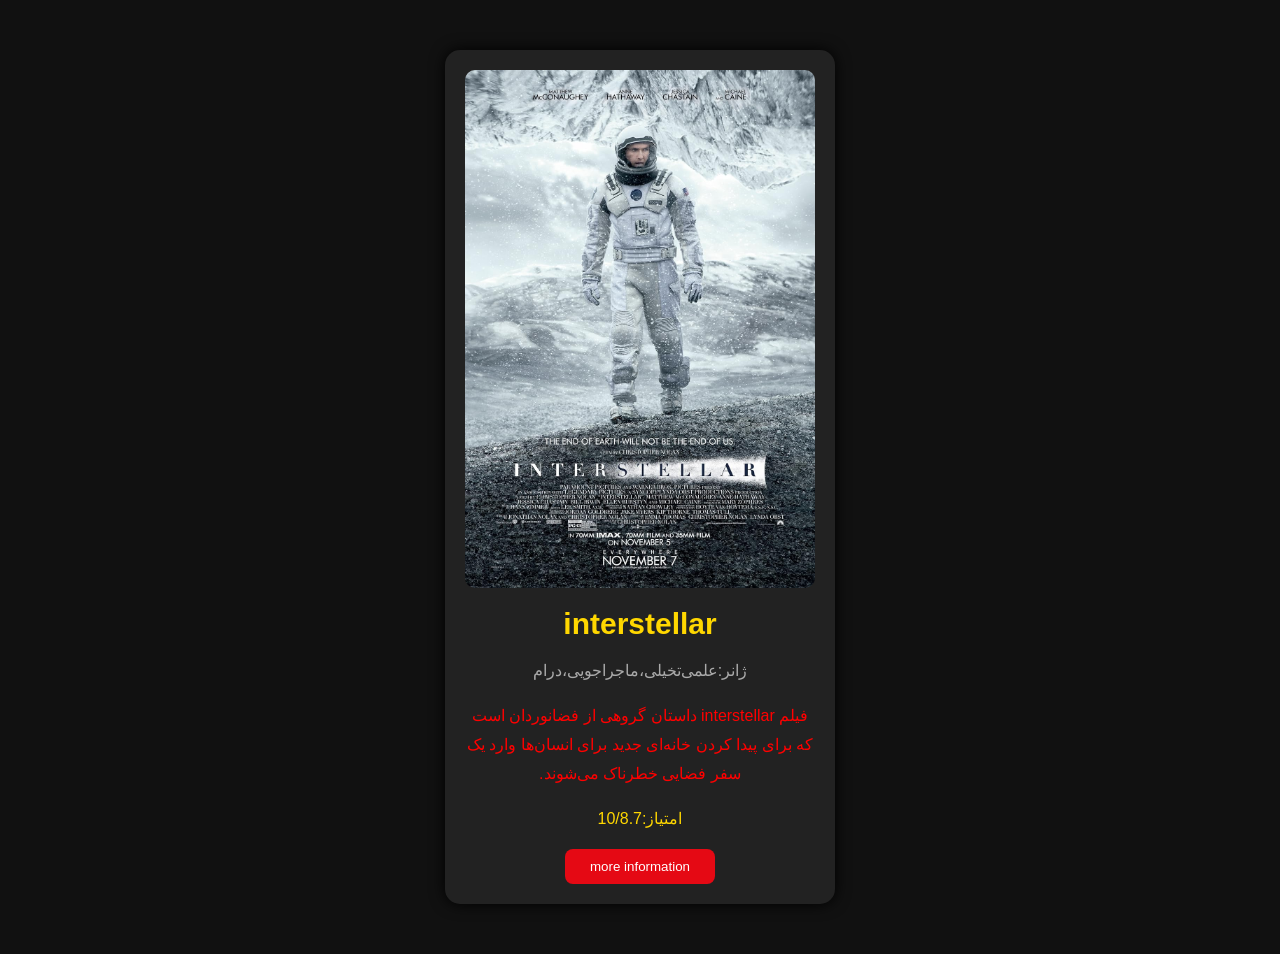
<file: index.html>
<!DOCTYPE html>
<html lang="fa">
<head>
    <meta charset="UTF-8">
    <meta name="viewport" content="width=device-width, initial-scale=1.0">
    <title>movie info</title>
    <link rel="stylesheet" href="style.css">
</head>

<body>

<div class="movie-card">

    <img src="inter.jpg" alt="پوستر فیلم">

    <h1>interstellar</h1>

    <p class="genre">ژانر:علمی‌تخیلی،ماجراجویی،درام</p>

    <p class="infoam">
    فیلم interstellar داستان گروهی از فضانوردان است
    که برای پیدا کردن خانه‌ای جدید برای انسان‌ها وارد یک سفر فضایی خطرناک می‌شوند.

    </p>

    <p class="raating">امتیاز:10/8.7</p>

    <button>more information</button>

</div>

</body>
</html>
</file>
<file: style.css>
body{
    background-color: #111;
    font-family: Arial, Helvetica, sans-serif;
    direction: rtl;
    text-align: center;
}

.movie-card{
    width: 350px;
    background-color: #222;
    color: gold;

    margin: 50px auto;
    padding: 20px;

    border-radius: 15px;
    box-shadow: 0 0 15px #000;
}

.movie-card img{
    width: 100%;
    border-radius: 10px;
}

.movie-card h1{
    font-size: 30px;
    margin: 15px 0;
}

.genre{
    color: #aaa;
}

.movie-card p{
    line-height: 1.8;
}

.infoam{
    color: red;
}

.rating{
    font-size: 28px;
}

button{
    background-color: #e50914;
    color: white;

    border: none;
    padding: 10px 25px;

    border-radius: 8px;
    cursor: pointer;
}

button:hover{
    background-color: #b20710;
}
</file>
<file: bored time2/style2.css>
body{
    background-color: #111;
    font-family: Arial, Helvetica, sans-serif;
    direction: rtl;
    text-align: center;
}

.movie-card{
    width: 350px;
    background-color: #222;
    color: gold;

    margin: 50px auto;
    padding: 20px;

    border-radius: 15px;
    box-shadow: 0 0 15px #000;
}

.movie-card img{
    width: 100%;
    border-radius: 10px;
}

.movie-card h1{
    font-size: 30px;
    margin: 15px 0;
}

.genre{
    color: #aaa;
}

.movie-card p{
    line-height: 1.8;
}

.infoam{
    color: red;
}

.rating{
    font-size: 28px;
}

button{
    background-color: #e50914;
    color: white;

    border: none;
    padding: 10px 25px;

    border-radius: 8px;
    cursor: pointer;
}

button:hover{
    background-color: #b20710;
}
</file>
